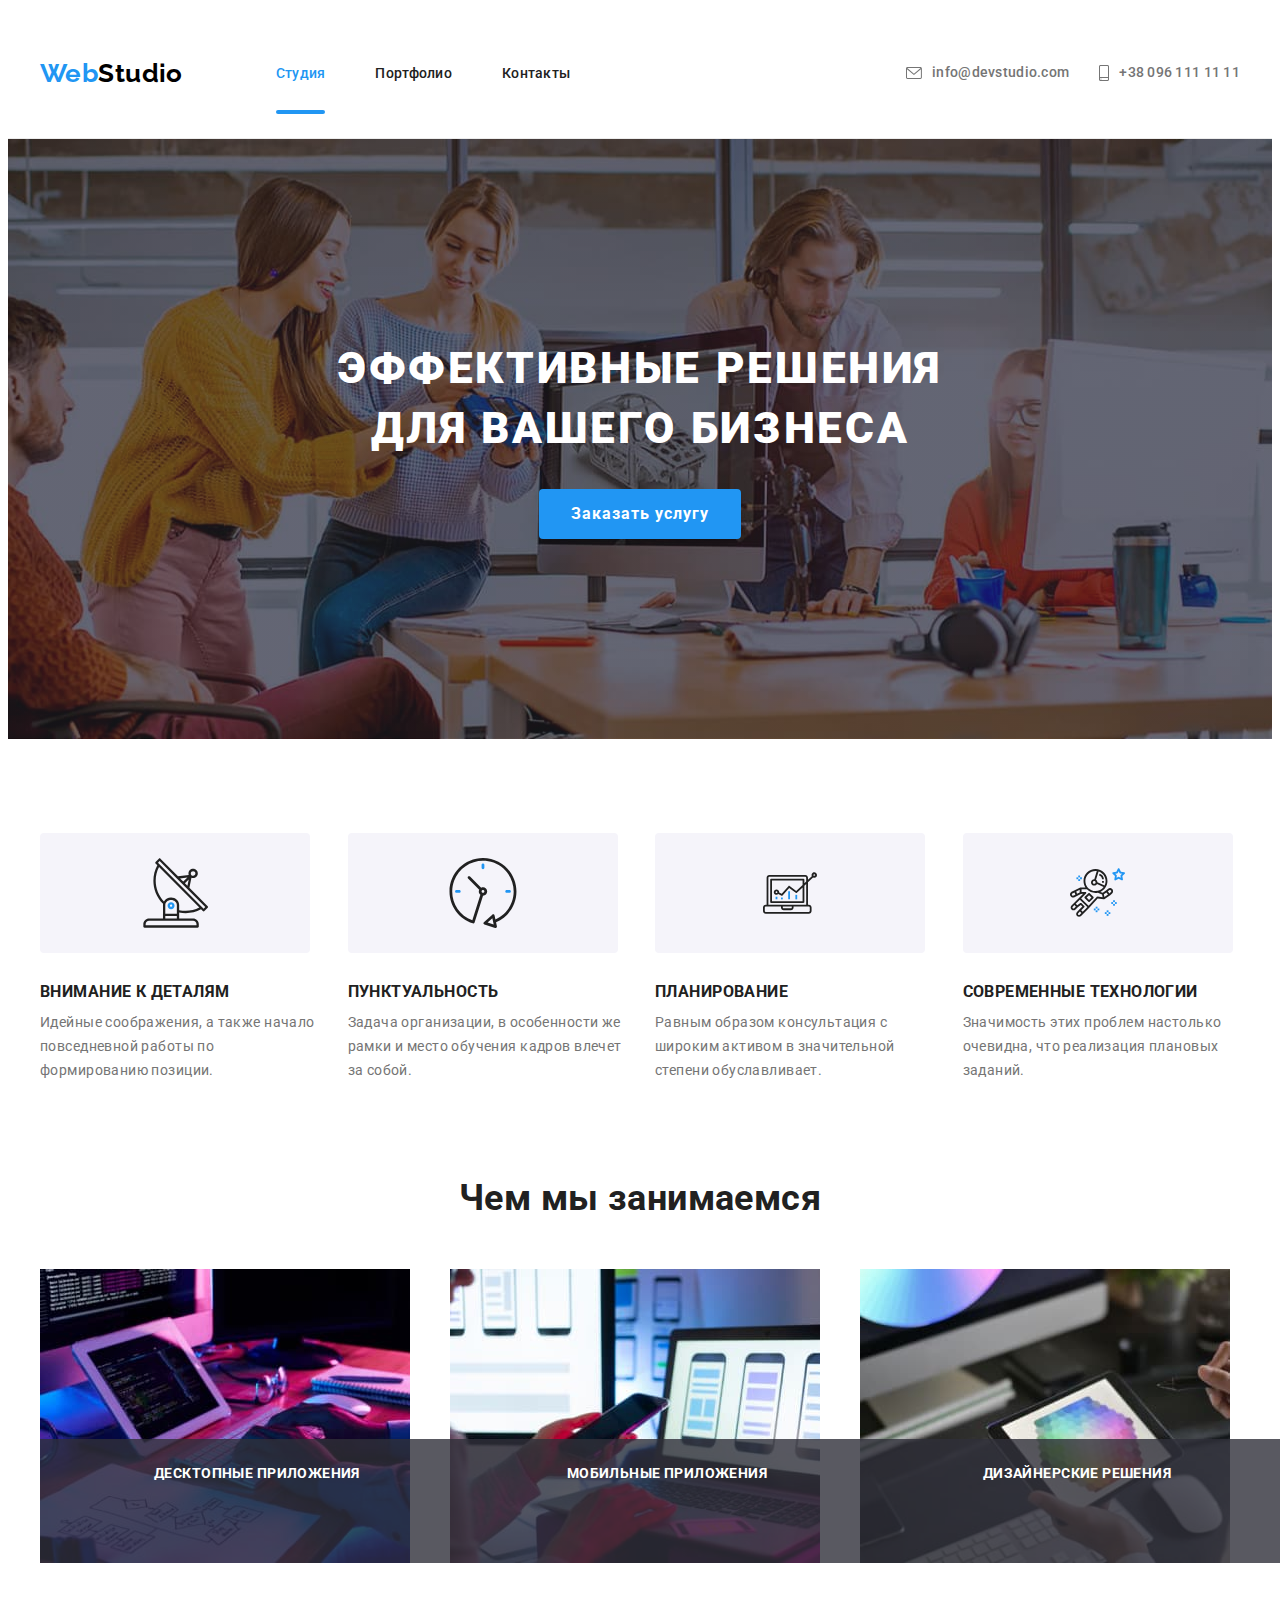
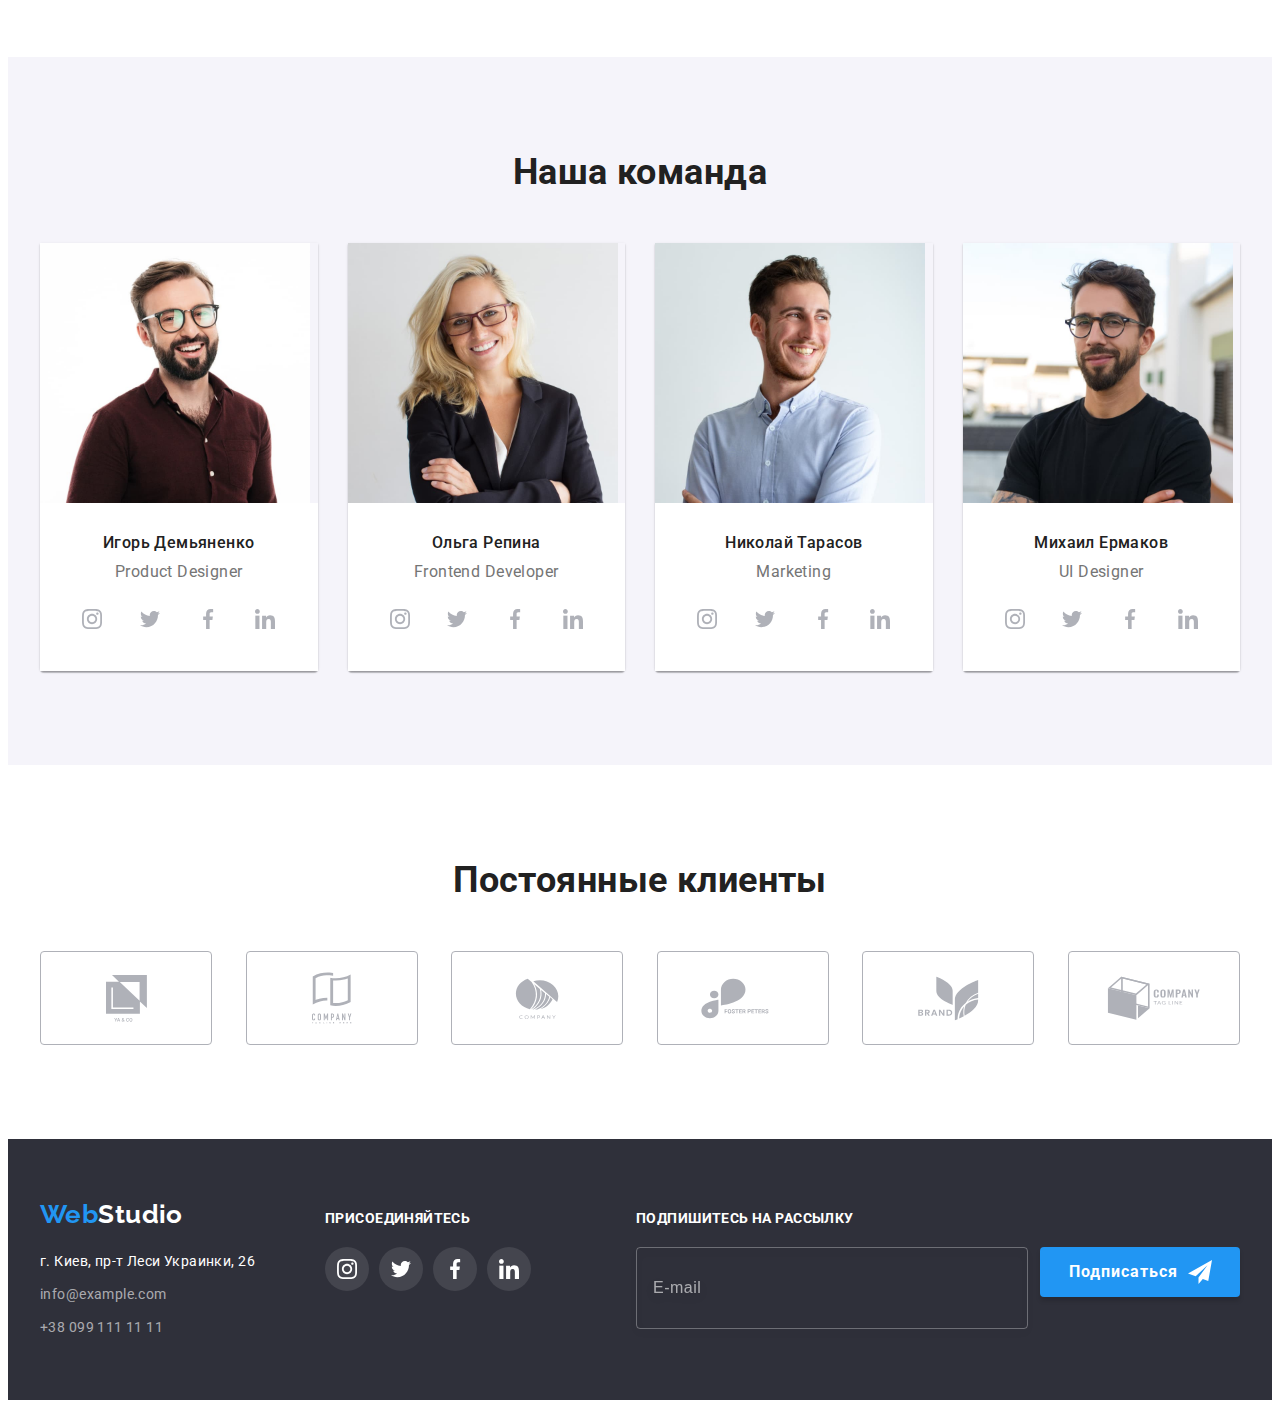
<file: index.html>
<!DOCTYPE html>
<html lang="ru">

<head>
    <meta charset="UTF-8">
    <meta http-equiv="X-UA-Compatible" content="IE=edge">
    <meta name="viewport" content="width=device-width, initial-scale=1.0">
    <title>Студия</title>
    <link rel="preconnect" href="https://fonts.gstatic.com">
    <link
        href="https://fonts.googleapis.com/css2?family=Raleway:wght@700&family=Roboto:wght@400;500;700;900&display=swap"
        rel="stylesheet">
    <link rel="stylesheet" href="https://cdnjs.cloudflare.com/ajax/libs/modern-normalize/1.1.0/modern-normalize.min.css"
        integrity="sha512-wpPYUAdjBVSE4KJnH1VR1HeZfpl1ub8YT/NKx4PuQ5NmX2tKuGu6U/JRp5y+Y8XG2tV+wKQpNHVUX03MfMFn9Q=="
        crossorigin="anonymous" referrerpolicy="no-referrer" />
    
    <link rel="stylesheet" href="./css/main.min.css">
</head>

<body>
    <!-- Шапка -->
    <header class="header">
        <div class="container header-container">
            <nav class="navigation">
                <a href="./" lang="en" class="logo link"> <span class="logo_part">Web</span>Studio</a>
                <ul class="site-nav list">
                    <li class="site-nav__item">
                        <a href="" class="site-nav__link link current">Студия</a>
                    </li>
                    <li class="site-nav__item">
                        <a href="./portfolio.html" class="site-nav__link link">Портфолио</a>
                    </li>
                    <li class="site-nav__item">
                        <a href="" class="site-nav__link link">Контакты</a>
                    </li>
                </ul>
            </nav>
            <ul class="mail-tel list">
                <li class="mail-tel__item">
                    <a href="mailto:info@devstudio.com" class="mail-tel__link link">
                        <svg class="icon mail-tel__icon-mail" width="16" height="12">
                            <use href="./images/icons.svg#icon-envelope"></use>
                        </svg>
                        info@devstudio.com
                    </a>
                </li>
                <li class="mail-tel__item">
                    <a href="tel:+380961111111" class="mail-tel__link link">
                        <svg class="icon mail-tel__icon-tel" width="10" height="16">
                            <use href="./images/icons.svg#icon-smartphone"></use>
                        </svg>
                        +38 096 111 11 11
                    </a>
                </li>
            </ul>
        </div>



    </header>

    <main>
        <!-- Герой -->
        <section class="section hero">
            <div class="container">
                <h1 class="main-title"> Эффективные решения для вашего бизнеса</h1>
                <button type="button" data-modal-open class="main-button">Заказать услугу</button>
            </div>

        </section>
        <!-- Преимущества -->
        <section class="section section-advantages">
            <div class="container">
                <h2 class="visually-hidden">Преимущества</h2>

                <ul class="advantages">
                    <li class="advantages__item list">
                        <div class="advantages__icon">
                            <svg class="" width="65" height="70">
                                <use href="./images/icons.svg#icon-group-1"></use>
                            </svg>
                        </div>

                        <h3 class="advantages__title">Внимание к деталям</h3>
                        <p class="advantages__text">Идейные соображения, а также начало повседневной работы по
                            формированию
                            позиции.</p>
                    </li>
                    <li class="list advantages__item">
                        <div class="advantages__icon">
                            <svg class="" width="70" height="70">
                                <use href="./images/icons.svg#icon-group-2"></use>
                            </svg>
                        </div>

                        <h3 class="advantages__title">Пунктуальность</h3>
                        <p class="advantages__text">Задача организации, в особенности же рамки и место обучения кадров
                            влечет
                            за собой.</p>
                    </li>
                    <li class="list advantages__item">
                        <div class="advantages__icon">
                            <svg class="" width="70" height="54">
                                <use href="./images/icons.svg#icon-group-3"></use>
                            </svg>
                        </div>

                        <h3 class="advantages__title">Планирование</h3>
                        <p class="advantages__text">Равным образом консультация с широким активом в значительной степени
                            обуславливает.</p>
                    </li>
                    <li class="list advantages__item">
                        <div class="advantages__icon">
                            <svg class="" width="55" height="61">
                                <use href="./images/icons.svg#icon-group-4"></use>
                            </svg>
                        </div>

                        <h3 class="advantages__title">Современные технологии</h3>
                        <p class="advantages__text">Значимость этих проблем настолько очевидна, что реализация плановых
                            заданий.</p>
                    </li>
                </ul>
            </div>

        </section>
        <!-- Чем занимается студия -->
        <section class="section section-what-we-do">
            <div class="container">
                <h2 class="section-title">Чем мы занимаемся</h2>
                <ul class="what-we-do-list">
                    <li class="list what-we-do-list__item">
                        <img src="./images/what_we_do/box1.jpg" alt="Руки на клавиатуре" width="370" height="294">
                        <p class="what-we-do-list__description">Десктопные приложения</p>
                    </li>
                    <li class="list what-we-do-list__item">
                        <img src="./images/what_we_do/box2.jpg" alt="Ноутбук и телефон" width="370" height="294">
                        <p class="what-we-do-list__description">Мобильные приложения</p>
                    </li>
                    <li class="list what-we-do-list__item">
                        <img src="./images/what_we_do/box3.jpg" alt="Планшет с узором" width="370" height="294">
                        <p class="what-we-do-list__description">Дизайнерские решения</p>
                    </li>
                </ul>
            </div>

        </section>

        <!-- Команда студии -->

        <section class="section our-team">
            <div class="container">
                <h2 class="section-title">Наша команда</h2>
                <ul class="team-list">
                    <li class="list team-list__item">
                        <img src="./images/our_team/img1.jpg" alt="Игорь Демьяненко" width="270" height="260">
                        <div class="team-img-description">
                            <h3 class="team-img-description__team-title">Игорь Демьяненко</h3>
                            <p lang="en" class="team-img-description__team-position">Product Designer</p>
                            <ul class="list team-social-icon-list">
                                <li class="team-social-item">
                                    <a href="" class="team-social-link">
                                        <svg class="team-social-icon" width="20" height="20">
                                            <use href="./images/icons.svg#icon-instagram"></use>
                                        </svg>
                                    </a>
                                </li>
                                <li class="team-social-item">
                                    <a href="" class="team-social-link">
                                        <svg class="team-social-icon" width="20" height="20">
                                            <use href="./images/icons.svg#icon-twitter"></use>
                                        </svg>
                                    </a>
                                </li>
                                <li class="team-social-item">
                                    <a href="" class="team-social-link">
                                        <svg class="team-social-icon" width="20" height="20">
                                            <use href="./images/icons.svg#icon-facebook"></use>
                                        </svg>
                                    </a>
                                </li>
                                <li class="team-social-item">
                                    <a href="" class="team-social-link">
                                        <svg class="team-social-icon" width="20" height="20">
                                            <use href="./images/icons.svg#icon-linkedin"></use>
                                        </svg>
                                    </a>
                                </li>
                            </ul>
                        </div>

                    </li>

                    <li class="list team-list__item">
                        <img src="./images/our_team/img2.jpg" alt="Ольга Репина" width="270" height="260">
                        <div class="team-img-description">
                            <h3 class="team-img-description__team-title">Ольга Репина</h3>
                            <p lang="en" class="team-img-description__team-position">Frontend Developer</p>
                            <ul class="list team-social-icon-list">
                                <li class="team-social-item">
                                    <a href="" class="team-social-link">
                                        <svg class="team-social-icon" width="20" height="20">
                                            <use href="./images/icons.svg#icon-instagram"></use>
                                        </svg>
                                    </a>
                                </li>
                                <li class="team-social-item">
                                    <a href="" class="team-social-link">
                                        <svg class="team-social-icon" width="20" height="20">
                                            <use href="./images/icons.svg#icon-twitter"></use>
                                        </svg>
                                    </a>
                                </li>
                                <li class="team-social-item">
                                    <a href="" class="team-social-link">
                                        <svg class="team-social-icon" width="20" height="20">
                                            <use href="./images/icons.svg#icon-facebook"></use>
                                        </svg>
                                    </a>
                                </li>
                                <li class="team-social-item">
                                    <a href="" class="team-social-link">
                                        <svg class="team-social-icon" width="20" height="20">
                                            <use href="./images/icons.svg#icon-linkedin"></use>
                                        </svg>
                                    </a>
                                </li>
                            </ul>

                        </div>

                    </li>
                    <li class="list team-list__item">
                        <img src="./images/our_team/img3.jpg" alt="Николай Тарасов" width="270" height="260">
                        <div class="team-img-description">
                            <h3 class="team-img-description__team-title">Николай Тарасов</h3>
                            <p lang="en" class="team-img-description__team-position">Marketing</p>
                            <ul class="list team-social-icon-list">
                                <li class="team-social-item">
                                    <a href="" class="team-social-link">
                                        <svg class="team-social-icon" width="20" height="20">
                                            <use href="./images/icons.svg#icon-instagram"></use>
                                        </svg>
                                    </a>
                                </li>
                                <li class="team-social-item">
                                    <a href="" class="team-social-link">
                                        <svg class="team-social-icon" width="20" height="20">
                                            <use href="./images/icons.svg#icon-twitter"></use>
                                        </svg>
                                    </a>
                                </li>
                                <li class="team-social-item">
                                    <a href="" class="team-social-link">
                                        <svg class="team-social-icon" width="20" height="20">
                                            <use href="./images/icons.svg#icon-facebook"></use>
                                        </svg>
                                    </a>
                                </li>
                                <li class="team-social-item">
                                    <a href="" class="team-social-link">
                                        <svg class="team-social-icon" width="20" height="20">
                                            <use href="./images/icons.svg#icon-linkedin"></use>
                                        </svg>
                                    </a>
                                </li>
                            </ul>

                        </div>

                    </li>
                    <li class="list team-list__item">
                        <img src="./images/our_team/img4.jpg" alt="Михаил Ермаков" width="270" height="260">
                        <div class="team-img-description">
                            <h3 class="team-img-description__team-title">Михаил Ермаков</h3>
                            <p lang="en" class="team-img-description__team-position">UI Designer</p>
                            <ul class="list team-social-icon-list">
                                <li class="team-social-item">
                                    <a href="" class="team-social-link">
                                        <svg class="team-social-icon" width="20" height="20">
                                            <use href="./images/icons.svg#icon-instagram"></use>
                                        </svg>
                                    </a>
                                </li>
                                <li class="team-social-item">
                                    <a href="" class="team-social-link">
                                        <svg class="team-social-icon" width="20" height="20">
                                            <use href="./images/icons.svg#icon-twitter"></use>
                                        </svg>
                                    </a>
                                </li>
                                <li class="team-social-item">
                                    <a href="" class="team-social-link">
                                        <svg class="team-social-icon" width="20" height="20">
                                            <use href="./images/icons.svg#icon-facebook"></use>
                                        </svg>
                                    </a>
                                </li>
                                <li class="team-social-item">
                                    <a href="" class="team-social-link">
                                        <svg class="team-social-icon" width="20" height="20">
                                            <use href="./images/icons.svg#icon-linkedin"></use>
                                        </svg>
                                    </a>
                                </li>
                            </ul>

                        </div>

                    </li>
                </ul>
            </div>

        </section>
        <!-- Постоянные клиенты -->
        <section class="section">
            <div class="container">
                <h2 class="section-title">Постоянные клиенты</h2>
                <ul class="list clients-list">
                    <li class="clients-list__item">
                        <a href="" class="clients-list__link">
                            <svg class="clients-list__icon" width="41" height="47">
                                <use href="./images/icons.svg#icon-object-1"></use>
                            </svg>
                        </a>
                    </li>
                    <li class="clients-list__item">
                        <a href="" class="clients-list__link">
                            <svg class="clients-list__icon" width="40" height="52">
                                <use href="./images/icons.svg#icon-object-2"></use>
                            </svg>
                        </a>
                    </li>
                    <li class="clients-list__item">
                        <a href="" class="clients-list__link">
                            <svg class="clients-list__icon" width="44" height="41">
                                <use href="./images/icons.svg#icon-object-3"></use>
                            </svg>
                        </a>
                    </li>
                    <li class="clients-list__item">
                        <a href="" class="clients-list__link">
                            <svg class="clients-list__icon" width="84" height="41">
                                <use href="./images/icons.svg#icon-object-4"></use>
                            </svg>
                        </a>
                    </li>
                    <li class="clients-list__item">
                        <a href="" class="clients-list__link">
                            <svg class="clients-list__icon" width="63" height="45">
                                <use href="./images/icons.svg#icon-object-5"></use>
                            </svg>
                        </a>
                    </li>
                    <li class="clients-list__item">
                        <a href="" class="clients-list__link">
                            <svg class="clients-list__icon" width="94" height="44">
                                <use href="./images/icons.svg#icon-object-6"></use>
                            </svg>
                        </a>
                    </li>
                </ul>
            </div>

        </section>
    </main>

    <!-- Подвал -->

    <footer class=" footer">
        <div class="container footer-container">
            <div class="logo-address">
                <a href="./" lang="en" class="link logo logo_footer"><span class="logo_part">Web</span><span
                        class="logo logo_white">Studio</span></a>
                <address class="footer-list">
                    <ul class="address list">
                        <li class="address__item">
                            <a href="" target="_blank" rel="noopener noreferrer" class="address__link link">г. Киев, пр-т
                                Леси Украинки, 26</a>
                        </li>
                        <li class="address__item">
                            <a href="mailto:info@example.com" class="address__mail-tel link">info@example.com</a>
                        </li>
                        <li class="address__item">
                            <a href="tel:+380991111111" class="address__mail-tel link">+38 099 111 11 11</a>
                        </li>
                    </ul>

                </address>
            </div>
            <div class="footer-social">
                <p class="footer-title">присоединяйтесь</p>
                <ul class="list footer-social-list">
                    <li class="footer-social-list__item">
                        <a href="" class="footer-social-list__link">
                            <svg class="footer-social-icon" width="20" height="20">
                                <use href="./images/icons.svg#icon-instagram"></use>
                            </svg>
                        </a>
                    </li>
                    <li class="footer-social-list__item">
                        <a href="" class="footer-social-list__link">
                            <svg class="footer-social-icon" width="20" height="20">
                                <use href="./images/icons.svg#icon-twitter"></use>
                            </svg>
                        </a>
                    </li>
                    <li class="footer-social-list__item">
                        <a href="" class="footer-social-list__link">
                            <svg class="footer-social-icon" width="20" height="20">
                                <use href="./images/icons.svg#icon-facebook"></use>
                            </svg>
                        </a>
                    </li>
                    <li class="footer-social-list__item">
                        <a href="" class="footer-social-list__link">
                            <svg class="footer-social-icon" width="20" height="20">
                                <use href="./images/icons.svg#icon-linkedin"></use>
                            </svg>
                        </a>
                    </li>
                </ul>
            </div>

            <div class="footer-mailing">
                <p class="footer-title">Подпишитесь на рассылку</p>
                <form action="#" class="footer-form">
                    <label class="footer-form__field">
                        <input type="email" class="footer-form__input" name="user-mail" placeholder="E-mail">
                    </label>
                    <button type="submit" class="footer-form__btn">Подписаться
                        <svg class="footer-btn-icon" width="24" height="24">
                            <use href="./images/icons.svg#icon-send"></use>
                        </svg>
                    </button>
                    
                </form>
            </div>
        </div>

    </footer>
    <div class="backdrop is-hidden" data-modal>
        <div class="modal">
            <button type="button" data-modal-close class="close-button">
                <svg class="" width="18" height="18">
                    <use href="./images/icons.svg#icon-close-btn"></use>
                </svg>
            </button>
            <form action="#" class="modal-form">
                <p class="modal-form-head">Оставьте свои данные, мы вам перезвоним</p>
                <label class="modal-form-field">
                    Имя
                    <span class="modal-form-input-wrapper">
                        <input type="text" class="modal-form-input" name="user-name" required minlength="2" pattern="[a-zA-Zа-яёА-Ё+]" title="Имя должно содержать символы кирилицы или латиницы">
                        <svg class="modal-form-icon" width="18" height="18">
                            <use href="./images/icons.svg#icon-person"></use>
                        </svg>
                    </span>

                </label>
                <label class="modal-form-field">
                    Телефон
                    <span class="modal-form-input-wrapper">
                        <input type="tel" class="modal-form-input" name="user-tel" required title="093-111-11-11" pattern="[0-9]{3}-[0-9]{3}-[0-9]{2}-[0-9]{2}">
                        <svg class="modal-form-icon" width="18" height="18">
                            <use href="./images/icons.svg#icon-phone"></use>
                        </svg>
                    </span>

                </label>
                <label class="modal-form-field">
                    Почта
                    <span class="modal-form-input-wrapper">
                        <input type="email" class="modal-form-input" name="user-mail" required title="name@gmail.com">
                        <svg class="modal-form-icon" width="18" height="18">
                            <use href="./images/icons.svg#icon-email"></use>
                        </svg>
                    </span>

                </label>
                <label class="modal-form-field">
                    Комментарий
                    <textarea name="user-message" class="user-message-area" placeholder="Введите текст"></textarea>
                </label>
                <input type="checkbox" class="modal-form-checkbox visually-hidden" id="accept-policy">
                <label for="accept-policy" class="modal-form-checkbox-label">
                    Соглашаюсь с рассылкой и принимаю&nbsp; <a href="" class="checkbox-link">Условия договора</a>
                </label>
                <button type="submit" class="modal-form-btn">Отправить</button>

            </form>
        </div>
    </div>
    <script src="./js/modal.js"></script>
</body>

</html>
</file>
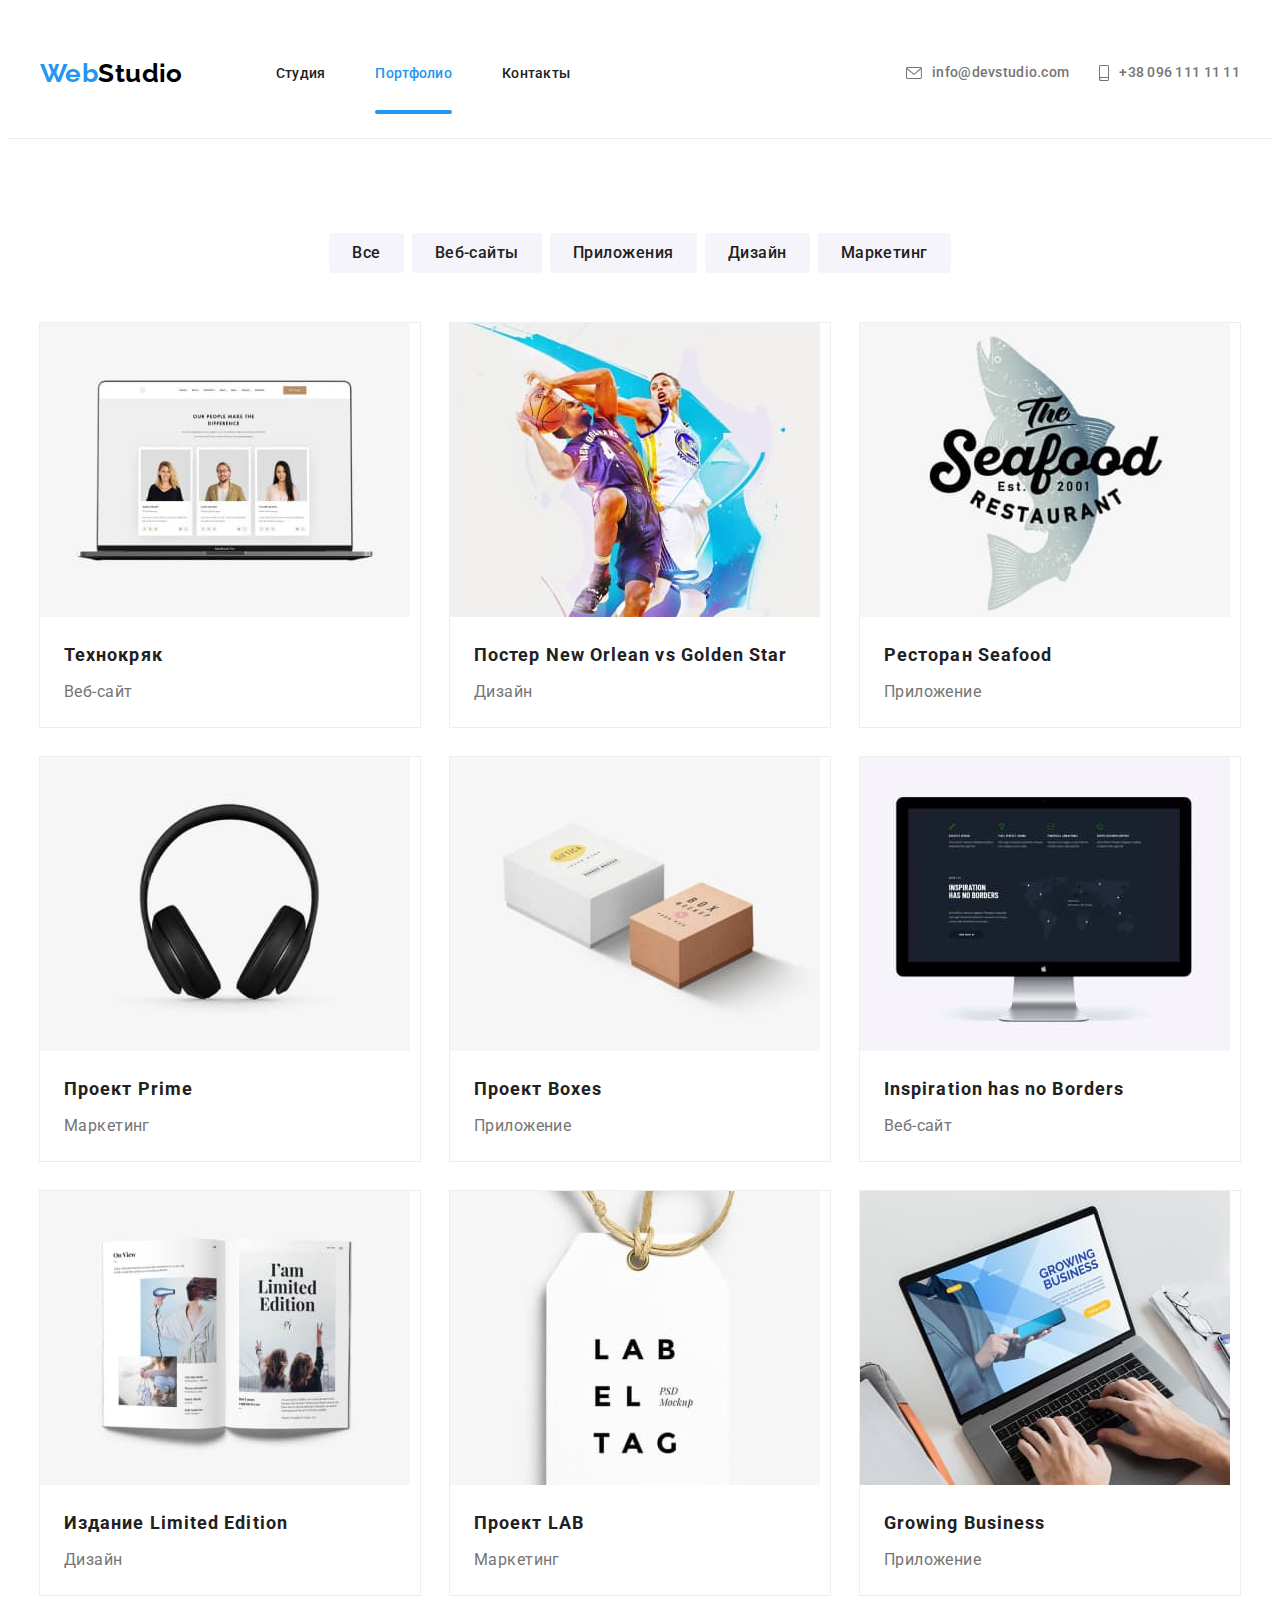
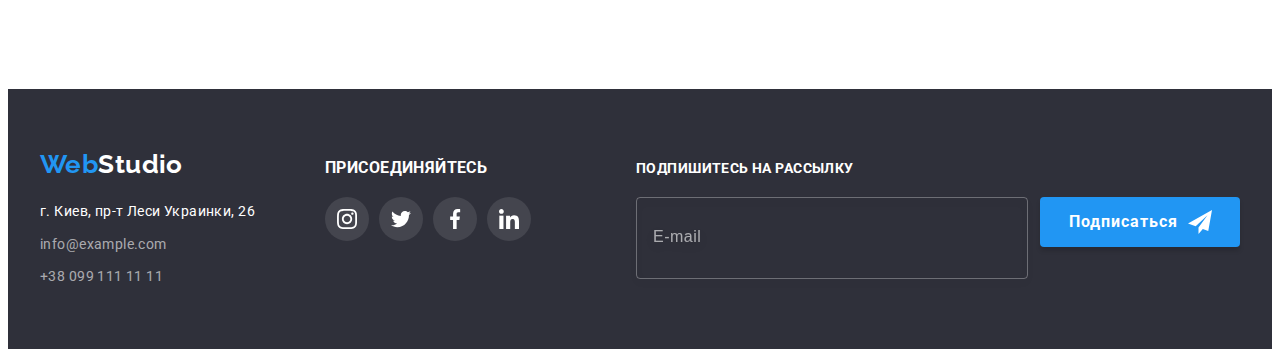
<file: portfolio.html>
<!DOCTYPE html>
<html lang="ru">

<head>
    <meta charset="UTF-8">
    <meta http-equiv="X-UA-Compatible" content="IE=edge">
    <meta name="viewport" content="width=device-width, initial-scale=1.0">
    <title>Портфолио</title>
    <link rel="preconnect" href="https://fonts.gstatic.com">
    <link
        href="https://fonts.googleapis.com/css2?family=Raleway:wght@700&family=Roboto:wght@400;500;700;900&display=swap"
        rel="stylesheet">
    <link rel="stylesheet" href="https://cdnjs.cloudflare.com/ajax/libs/modern-normalize/1.1.0/modern-normalize.min.css"
        integrity="sha512-wpPYUAdjBVSE4KJnH1VR1HeZfpl1ub8YT/NKx4PuQ5NmX2tKuGu6U/JRp5y+Y8XG2tV+wKQpNHVUX03MfMFn9Q=="
        crossorigin="anonymous" referrerpolicy="no-referrer" />
    <link rel="stylesheet" href="./css/main.min.css">
</head>

<body>
    <!-- Шапка -->
    <header class="header">
        <div class="container header-container">
            <nav class="navigation">
                <a href="./" lang="en" class="logo link"><span class="logo_part">Web</span>Studio</a>
                <ul class="site-nav list">
                    <li class="site-nav__item">
                        <a href="./index.html" class="site-nav__link link">Студия</a>
                    </li>
                    <li class="site-nav__item">
                        <a href="" class="site-nav__link link current">Портфолио</a>
                    </li>
                    <li class="site-nav__item">
                        <a href="" class="site-nav__link link">Контакты</a>
                    </li>
                </ul>
            </nav>
            <ul class="mail-tel list">
                <li class="mail-tel__item">
                    <a href="mailto:info@devstudio.com" class="mail-tel__link link">
                        <svg class="mail-tel__icon-mail" width="16" height="12">
                            <use href="./images/icons.svg#icon-envelope"></use>
                        </svg>
                        info@devstudio.com
                    </a>
                </li>
                <li class="mail-tel__item">
                    <a href="tel:+380961111111" class="mail-tel__link link">
                        <svg class="mail-tel__icon-tel" width="10" height="16">
                            <use href="./images/icons.svg#icon-smartphone"></use>
                        </svg>
                        +38 096 111 11 11
                    </a>
                </li>
            </ul>
        </div>

    </header>

    <main>
        <!-- Примеры работ студии -->
        <section class="section">
            <div class="container">
                <h2 class="visually-hidden">Примеры работ</h2>
                <ul class="list portfolio-btn-list">
                    <li class="portf-btn-list__item">
                        <button type="button" class="portfolio-button">Все</button></li>
                    <li class="portf-btn-list__item">
                        <button type="button" class="portfolio-button">Веб-сайты</button></li>
                    <li class="portf-btn-list__item">
                        <button type="button" class="portfolio-button">Приложения</button></li>
                    <li class="portf-btn-list__item">
                        <button type="button" class="portfolio-button">Дизайн</button></li>
                    <li class="portf-btn-list__item">
                        <button type="button" class="portfolio-button">Маркетинг</button></li>
                </ul>
                <ul class="list portf-img-list">
                    <li class="portf-img-list__item">
                        <a href="" class="link portf-img-list__link">
                            <div class="overlay-box">
                                <img src="./images/portfolio/img1.jpg" alt="Ноутбук и три анкеты" width="370" height="294" class="portf-img">
                                <p class="overlay-box__overlay">
                                    Технокряк это современная площадка распространения коронавируса. Компании используют эту платформу для цифрового
                                    шпионажа и атак на защищённые сервера конкурентов.
                                </p>
                            </div>
                            
                                <div class="portf-img-list__description">
                                    <h3 class="portfolio-img-list__title">Технокряк</h3>
                                    <p class="portfolio-img-list__text">Веб-сайт</p>
                                </div>
                        </a>

                    </li>
                    <li class="portf-img-list__item">
                        <a href="" class="link portf-img-list__link">
                            <div class="overlay-box">
                            <img src="./images/portfolio/img2.jpg" alt="Баскетбол" width="370"
                                height="294" class="portf-img">
                                <p class="overlay-box__overlay">
                                    Технокряк это современная площадка распространения коронавируса. Компании используют эту платформу для цифрового
                                    шпионажа и атак на защищённые сервера конкурентов.
                                </p>
                            </div>
                                <div class="portf-img-list__description">
                                    <h3 class="portfolio-img-list__title">Постер New Orlean vs Golden Star</h3>
                                    <p class="portfolio-img-list__text">Дизайн</p>
                                </div>
                            
                        </a>

                    </li>
                    <li class="portf-img-list__item">
                        <a href="" class="link portf-img-list__link">
                            <div class="overlay-box">
                                <img src="./images/portfolio/img3.jpg" alt="Ресторан морепродуктов" width="370" height="294" class="portf-img">
                                <p class="overlay-box__overlay">
                                    Технокряк это современная площадка распространения коронавируса. Компании используют эту платформу для цифрового
                                    шпионажа и атак на защищённые сервера конкурентов.
                                </p>
                            </div>
                            
                                <div class="portf-img-list__description">
                                    <h3 class="portfolio-img-list__title">Ресторан Seafood</h3>
                                    <p class="portfolio-img-list__text">Приложение</p>
                                </div>
                            
                        </a>

                    </li>
                    <li class="portf-img-list__item">
                        <a href="" class="link portf-img-list__link">
                            <div class="overlay-box">
                                <img src="./images/portfolio/img4.jpg" alt="Наушники" width="370" height="294" class="portf-img">
                                <p class="overlay-box__overlay">
                                    Технокряк это современная площадка распространения коронавируса. Компании используют эту платформу для цифрового
                                    шпионажа и атак на защищённые сервера конкурентов.
                                </p>
                            </div>
                            
                                <div class="portf-img-list__description">
                                    <h3 class="portfolio-img-list__title">Проект Prime</h3>
                                    <p class="portfolio-img-list__text">Маркетинг</p>
                                </div>
                            
                        </a>

                    </li>
                    <li class="portf-img-list__item">
                        <a href="" class="link portf-img-list__link">
                            <div class="overlay-box">
                                <img src="./images/portfolio/img5.jpg" alt="Две коробки" width="370" height="294" class="portf-img">
                                <p class="overlay-box__overlay">
                                    Технокряк это современная площадка распространения коронавируса. Компании используют эту платформу для цифрового
                                    шпионажа и атак на защищённые сервера конкурентов.
                                </p>
                            </div>
                            
                                <div class="portf-img-list__description">
                                    <h3 class="portfolio-img-list__title">Проект Boxes</h3>
                                    <p class="portfolio-img-list__text">Приложение</p>
                                </div>
                            
                        </a>
                    </li>
                    <li class="portf-img-list__item">
                        <a href="" class="link portf-img-list__link">
                            <div class="overlay-box">
                                <img src="./images/portfolio/img6.jpg" alt="Монитор" width="370" height="294" class="portf-img">
                                <p class="overlay-box__overlay">
                                    Технокряк это современная площадка распространения коронавируса. Компании используют эту платформу для цифрового
                                    шпионажа и атак на защищённые сервера конкурентов.
                                </p>
                            </div>
                            
                                <div class="portf-img-list__description">
                                    <h3 lang="en" class="portfolio-img-list__title">Inspiration has no Borders</h3>
                                    <p class="portfolio-img-list__text">Веб-сайт</p>
                                </div>
                            
                        </a>

                    </li>
                    <li class="portf-img-list__item">
                        <a href="" class="link portf-img-list__link">
                            <div class="overlay-box">
                                <img src="./images/portfolio/img7.jpg" alt="Открытая книга" width="370" height="294" class="portf-img">
                                <p class="overlay-box__overlay">
                                    Технокряк это современная площадка распространения коронавируса. Компании используют эту платформу для цифрового
                                    шпионажа и атак на защищённые сервера конкурентов.
                                </p>
                            </div>
                            
                                <div class="portf-img-list__description">
                                    <h3 class="portfolio-img-list__title">Издание Limited Edition</h3>
                                    <p class="portfolio-img-list__text">Дизайн</p>
                                </div>
                            
                        </a>

                    </li>
                    <li class="portf-img-list__item">
                        <a href="" class="link portf-img-list__link">
                            <div class="overlay-box">
                                <img src="./images/portfolio/img8.jpg" alt="Карточка брелок" width="370" height="294" class="portf-img">
                                <p class="overlay-box__overlay">
                                    Технокряк это современная площадка распространения коронавируса. Компании используют эту платформу для цифрового
                                    шпионажа и атак на защищённые сервера конкурентов.
                                </p>
                            </div>
                            
                                <div class="portf-img-list__description">
                                    <h3 class="portfolio-img-list__title">Проект LAB</h3>
                                    <p class="portfolio-img-list__text">Маркетинг</p>
                                </div>
                            
                        </a>

                    </li>
                    <li class="portf-img-list__item">
                        <a href="" class="link portf-img-list__link">
                            <div class="overlay-box">
                                <img src="./images/portfolio/img9.jpg" alt="Работа за ноутбуком" width="370" height="294" class="portf-img">
                                <p class="overlay-box__overlay">
                                    Технокряк это современная площадка распространения коронавируса. Компании используют эту платформу для цифрового
                                    шпионажа и атак на защищённые сервера конкурентов.
                                </p>
                            </div>
                            
                                <div class="portf-img-list__description">
                                    <h3 lang="en" class="portfolio-img-list__title">Growing Business</h3>
                                    <p class="portfolio-img-list__text">Приложение</p>
                                </div>
                            
                        </a>

                    </li>
                </ul>
            </div>

        </section>
    </main>
    <!-- Подвал -->
    <footer class="footer">
        <div class="container footer-container">
            <div class="logo-address">
            <a href="./" lang="en" class="logo logo_footer link"><span class="logo_part">Web</span><span
                    class="logo logo_white">Studio</span></a>
            <address>
                <ul class="address list">
                    <li class="address__item">
                        <a href="" target="_blank" rel="noopener noreferrer" class="address__link link">г. Киев, пр-т
                            Леси Украинки,
                            26</a>
                    </li>
                    <li class="address__item">
                        <a href="mailto:info@example.com" class="address__mail-tel link">info@example.com</a>
                    </li>
                    <li class="address__item">
                        <a href="tel:+380991111111" class="address__mail-tel link">+38 099 111 11 11</a>
                    </li>
                </ul>
            </address>
            </div>
            <div class="footer-social">
                <h3 class="footer-title">присоединяйтесь</h3>
                <ul class="list footer-social-list">
                    <li class="footer-social-list__item">
                        <a href="" class="footer-social-list__link">
                            <svg class="footer-social-icon" width="20" height="20">
                                <use href="./images/icons.svg#icon-instagram"></use>
                            </svg>
                        </a>
                    </li>
                    <li class="footer-social-list__item">
                        <a href="" class="footer-social-list__link">
                            <svg class="footer-social-icon" width="20" height="20">
                                <use href="./images/icons.svg#icon-twitter"></use>
                            </svg>
                        </a>
                    </li>
                    <li class="footer-social-list__item">
                        <a href="" class="footer-social-list__link">
                            <svg class="footer-social-icon" width="20" height="20">
                                <use href="./images/icons.svg#icon-facebook"></use>
                            </svg>
                        </a>
                    </li>
                    <li class="footer-social-list__item">
                        <a href="" class="footer-social-list__link">
                            <svg class="footer-social-icon" width="20" height="20">
                                <use href="./images/icons.svg#icon-linkedin"></use>
                            </svg>
                        </a>
                    </li>
                </ul>
            </div>
            <div class="footer-mailing">
                <p class="footer-title">Подпишитесь на рассылку</p>
                <form action="#" class="footer-form">
                    <label class="footer-form__field">
                        <input type="email" class="footer-form__input" name="user-mail" placeholder="E-mail">
                    </label>
                    <button type="submit" class="footer-form__btn">Подписаться
                        <svg class="footer-btn-icon" width="24" height="24">
                            <use href="./images/icons.svg#icon-send"></use>
                        </svg>
                    </button>
            
                </form>
            </div>
        </div>

    </footer>
</body>

</html>
</file>
<file: css/main.min.css>
:root{--main-font:'Roboto', sans-serif;--secondary-font:'Raleway', sans-serif;--main-color: #212121;--secondary-color: #757575;--accent-color: #2196F3;--main-font-size: 14px;--background-color: #2F303A;--main-light-color: #ffffff;--logo-black-color: #000000;--light-background-buttons-color: #F5F4FA;--footer-mail-color: rgba(255, 255, 255, 0.6);--border-color: #ECECEC;--background-color-under-img: #C4C4C4;--clients-color: #AFB1B8;--background-above-img: rgba(47, 48, 58, 0.8);--overlay-background: rgba(33, 150, 243, 0.9);--timing-function: cubic-bezier(0.4, 0, 0.2, 1)}.visually-hidden{position:absolute;clip:rect(0 0 0 0);width:1px;height:1px;margin:-1px}h1,h2,h3,h4,h5,h6,p{margin-top:0;margin-bottom:0}ul,ol{margin-top:0;margin-bottom:0;padding-left:0}img{display:block;max-width:100%;height:auto}.list{list-style:none}.link{text-decoration:none}body{font-family:var(--main-font);color:var(--main-color);font-size:var(--main-font-size);font-weight:400;line-height:1.19;letter-spacing:0.03em}.section{padding-top:94px;padding-bottom:94px}.container{width:1200px;margin:0 auto;padding-left:15px;padding-right:15px}.section-title{font-weight:700;font-size:36px;line-height:1.17;text-align:center;margin-bottom:50px}.logo{display:inline-block;font-family:var(--secondary-font);font-weight:700;font-size:26px;margin-right:93px;color:var(--logo-black-color);transition:color 250ms cubic-bezier(0.4, 0, 0.2, 1)}.logo:hover,.logo:focus{color:var(--accent-color)}.logo_part{color:var(--accent-color)}.logo_white{color:var(--main-light-color);margin-right:0}.logo_footer{margin-bottom:20px;margin-right:auto}.backdrop{position:fixed;top:0;left:0;width:100%;height:100%;background-color:rgba(0,0,0,0.2);opacity:1;transition:opacity 250ms var(--timing-function),visibility 250ms var(--timing-function)}.backdrop.is-hidden{opacity:0;visibility:hidden;pointer-events:none}.modal{position:absolute;top:50%;left:50%;width:528px;height:581px;border-radius:4px;box-shadow:0px 1px 3px rgba(0,0,0,0.12),0px 1px 1px rgba(0,0,0,0.14),0px 2px 1px rgba(0,0,0,0.2);background-color:var(--main-light-color);padding:40px;opacity:1;transform:translate(-50%, -50%) scale(1);transition:transform 250ms var(--timing-function),opacity 250ms var(--timing-function)}.backdrop.is-hidden .modal{transform:translate(-50%, -50%) scale(0.5);opacity:0}.close-button{position:absolute;top:8px;right:8px;display:flex;justify-content:center;align-items:center;padding:0;width:30px;height:30px;border-radius:50%;background:var(--main-light-color);border:1px solid rgba(0,0,0,0.1);cursor:pointer;transition:fill 250ms var(--timing-function)}.close-button:hover,.close-button:focus{fill:var(--accent-color)}.modal-form{display:flex;flex-direction:column}.modal-form-head{font-weight:700;font-size:20px;line-height:1.15;text-align:center;margin-bottom:12px}.modal-form-field{font-size:12px;line-height:1.16;letter-spacing:0.01em;margin-bottom:10px;color:var(--secondary-color)}.modal-form-input-wrapper{display:block;position:relative;margin-top:4px}.modal-form-input{width:100%;height:40px;border:1px solid rgba(33,33,33,0.2);border-radius:4px;padding-left:42px;transition:border-color 250ms var(--timing-function)}.modal-form-input:focus{outline:none;border-color:var(--accent-color)}.modal-form-icon{position:absolute;top:50%;transform:translateY(-50%);left:12px;transition:fill 250ms var(--timing-function)}.modal-form-input:focus+.modal-form-icon{fill:var(--accent-color)}.user-message-area{width:100%;height:120px;margin-top:4px;border:1px solid rgba(33,33,33,0.2);border-radius:4px;padding:12px 16px;resize:none;transition:border-color 250ms var(--timing-function)}.user-message-area::placeholder{font-size:14px;line-height:1.14;letter-spacing:0.01em;color:rgba(117,117,117,0.5)}.user-message-area:focus{outline:none;border-color:var(--accent-color)}.modal-form-checkbox-label{display:flex;justify-content:center;align-items:center;line-height:1.71;letter-spacing:0.03em;color:var(--secondary-color);margin-bottom:30px}.modal-form-checkbox-label::before{display:block;content:"";width:16px;height:15px;border:1px solid var(--main-color);border-radius:1px;cursor:pointer;margin-right:8px;transition:border 250ms var(--timing-function)}.modal-form-checkbox:checked+.modal-form-checkbox-label::before{background-image:url("../images/icon_check.svg");background-size:contain;border:none}.modal-form-checkbox:focus+.modal-form-checkbox-label::before{border:1px solid var(--accent-color)}.checkbox-link{font-family:inherit;font-size:inherit;line-height:1.7;letter-spacing:0.03em;text-decoration-line:underline;color:var(--accent-color)}.modal-form-btn{font-family:inherit;font-weight:700;font-size:16px;line-height:1.87;letter-spacing:0.06em;color:var(--main-light-color);width:200px;height:50px;background-color:var(--accent-color);border:none;border-radius:4px;box-shadow:0px 4px 4px rgba(0,0,0,0.15);cursor:pointer;margin:0 auto;transition:background-color 250ms var(--timing-function)}.modal-form-btn:hover,.modal-form-btn:focus{background-color:#188CE8}.header{background-color:var(--main-light-color);border-bottom:1px solid var(--border-color)}.header-container{display:flex;align-items:center;padding-top:25px;padding-bottom:25px;height:80px}.navigation{display:flex;align-items:center}.site-nav{display:flex;align-items:center}.mail-tel{display:flex;align-items:center}.site-nav__item:not(:last-child){margin-right:50px}.site-nav__item .current::after{position:absolute;bottom:-33px;content:"";display:block;width:100%;height:4px;border-radius:2px;background-color:var(--accent-color)}.site-nav__link{font-weight:500;line-height:1.14;letter-spacing:0.02em;color:var(--main-color);transition:color 250ms var(--timing-function),fill 250ms var(--timing-function)}.site-nav__link:hover,.site-nav__link:focus{color:var(--accent-color);fill:var(--accent-color)}.site-nav__link.current{position:relative;color:var(--accent-color)}.mail-tel__link{font-weight:500;line-height:1.14;letter-spacing:0.02em;color:var(--main-color);transition:color 250ms var(--timing-function),fill 250ms var(--timing-function)}.mail-tel__link:hover,.mail-tel__link:focus{color:var(--accent-color);fill:var(--accent-color)}.mail-tel{margin-left:auto}.mail-tel__item:not(:last-child){margin-right:30px}.mail-tel__link{display:flex;justify-content:center;align-items:center;color:var(--secondary-color)}.mail-tel__icon-mail,.mail-tel__icon-tel{fill:currentColor;margin-right:10px}.hero{background:var(--background-color-under-img);max-width:1600px;text-align:center;align-items:center;padding-top:200px;padding-bottom:200px;margin:0 auto;background-image:linear-gradient(rgba(47,48,58,0.4), rgba(47,48,58,0.4)),url("../images/bg_img.jpg");background-position:center;background-size:cover}.hero .container{width:696px}.main-title{font-weight:900;font-size:44px;line-height:1.36;letter-spacing:0.06em;text-transform:uppercase;margin-bottom:30px;color:var(--main-light-color)}.main-button{border-radius:4px;font-family:inherit;font-weight:700;font-size:16px;line-height:1.87;letter-spacing:0.06em;padding:10px 32px;cursor:pointer;border:none;background:var(--accent-color);color:var(--main-light-color);box-shadow:0px 4px 4px rgba(0,0,0,0.15);transition:background-color 250ms var(--timing-function)}.main-button:hover,.main-button:focus{background-color:#188CE8}.section-advantages{padding-bottom:0}.advantages{display:flex}.advantages__item{flex-basis:calc((100% - 90px) / 4)}.advantages__item:not(:last-child){margin-right:30px}.advantages__icon{display:flex;justify-content:center;align-items:center;background-color:var(--light-background-buttons-color);border-radius:4px;width:270px;height:120px;margin-bottom:30px}.advantages__title{font-weight:700;line-height:1.14;text-transform:uppercase;margin-bottom:10px}.advantages__text{line-height:1.71;color:var(--secondary-color)}.what-we-do-list{display:flex;margin-left:-30px;margin-top:-30px}.what-we-do-list__item{position:relative;flex-basis:calc((100% - 90px) / 3);margin-left:30px;margin-top:30px}.what-we-do-list__description{position:absolute;bottom:0;text-align:center;padding:27px;width:100%;height:70px;font-weight:700;font-size:14px;line-height:1.14;text-transform:uppercase;color:var(--main-light-color);background-color:var(--background-above-img)}.our-team{background:var(--light-background-buttons-color)}.team-list{display:flex;margin-left:-30px;margin-top:-30px}.team-list__item{flex-basis:calc((100% - 120px) / 4);margin-left:30px;margin-top:30px;text-align:center;box-shadow:0px 1px 3px rgba(0,0,0,0.12),0px 1px 1px rgba(0,0,0,0.14),0px 2px 1px rgba(0,0,0,0.2);border-radius:0px 0px 4px 4px}.team-img-description{padding:30px;background-color:var(--main-light-color)}.team-img-description__team-title{font-weight:500;font-size:16px}.team-img-description__team-position{color:var(--secondary-color);font-size:16px;margin-top:10px}.team-social-icon-list{display:flex;justify-content:space-between;margin-top:16px}.team-social-link{display:flex;justify-content:center;align-items:center;width:44px;height:44px;background:var(--main-light-color);border-radius:50%;transition:background-color 250ms var(--timing-function)}.team-social-link:hover,.team-social-link:focus{background-color:var(--accent-color)}.team-social-icon{fill:var(--clients-color);transition:fill 250ms var(--timing-function)}.team-social-link:hover .team-social-icon,.team-social-link:focus .team-social-icon{fill:var(--main-light-color)}.clients-list__link{display:flex;justify-content:center;align-items:center;width:170px;height:92px;border:1px solid var(--clients-color);border-radius:4px;color:var(--clients-color);background-color:var(--main-light-color);transition:border 250ms var(--timing-function)}.clients-list__link:hover,.clients-list__link:focus{border:1px solid var(--accent-color)}.clients-list{display:flex;justify-content:space-between}.clients-list__icon{fill:currentColor;transition:fill 250ms var(--timing-function)}.clients-list__link:hover .clients-list__icon,.clients-list__link:focus .clients-list__icon{fill:var(--accent-color)}.portfolio-btn-list{display:flex;justify-content:center;margin-bottom:50px}.portf-btn-list__item:not(:last-child){margin-right:8px}.portfolio-button{font-family:inherit;font-weight:500;font-size:16px;line-height:1.62;text-align:center;letter-spacing:0.03em;border:1px solid transparent;border-radius:4px;padding:6px 22px;color:var(--main-color);background:var(--light-background-buttons-color);transition:color 250ms var(--timing-function),box-shadow 250ms var(--timing-function),background-color 250ms var(--timing-function)}.portfolio-button:hover,.portfolio-button:focus{color:var(--main-light-color);background-color:var(--accent-color);cursor:pointer;box-shadow:0px 3px 1px rgba(0,0,0,0.1),0px 1px 2px rgba(0,0,0,0.08),0px 2px 2px rgba(0,0,0,0.12)}.portf-img-list{display:flex;flex-wrap:wrap;margin-top:-30px;margin-left:-30px}.portf-img-list__item{flex-basis:calc((100% - 90px) / 3);margin-top:30px;margin-left:30px;outline:1px solid #EEEEEE}.portf-img-list__link{display:block;transition:box-shadow 250ms var(--timing-function)}.portf-img-list__link:hover,.portf-img-list__link:focus{box-shadow:0px 1px 1px rgba(0,0,0,0.12),0px 4px 4px rgba(0,0,0,0.06),1px 4px 6px rgba(0,0,0,0.16)}.portf-img-list__description{padding:20px 24px}.portfolio-img-list__title{font-weight:700;font-size:18px;line-height:2;letter-spacing:0.06em;width:322px;margin-bottom:4px;color:var(--main-color)}.portfolio-img-list__text{font-size:16px;line-height:1.87;width:322px;color:var(--secondary-color)}.overlay-box{position:relative;overflow:hidden}.overlay-box__overlay{position:absolute;top:0;left:0;width:100%;height:100%;padding:63px 24px;font-family:inherit;font-style:inherit;font-weight:inherit;font-size:18px;line-height:1.5;letter-spacing:inherit;color:var(--main-light-color);background:var(--overlay-background);overflow:auto;transform:translateY(100%);transition:transform 250ms var(--timing-function)}.portf-img-list__link:hover .overlay-box__overlay,.portf-img-list__link:focus .overlay-box__overlay{transform:translateY(0%)}.footer{display:flex;justify-content:space-between;background:var(--background-color);padding-top:60px;padding-bottom:60px}.logo-address{margin-right:70px}.address{font-family:var(--main-font);font-style:normal;line-height:1.71}.address__item:not(:last-child){margin-bottom:9px}.address__link{color:var(--main-light-color);transition:color 250ms var(--timing-function)}.address__link:hover,.address__link:focus{color:var(--accent-color)}.address__mail-tel{color:var(--footer-mail-color);transition:color 250ms var(--timing-function)}.address__mail-tel:hover,.address__mail-tel:focus{color:var(--accent-color)}.footer-container{display:flex;align-items:baseline}.footer-title{font-weight:700;line-height:1.14;text-transform:uppercase;margin-bottom:20px;color:var(--main-light-color)}.footer-social{width:206px;height:80px}.footer-social-list{display:flex;justify-content:space-between}.footer-social-list__link{display:flex;justify-content:center;align-items:center;width:44px;height:44px;background:rgba(255,255,255,0.1);border-radius:50%;transition:background-color 250ms var(--timing-function)}.footer-social-list__link:hover,.footer-social-list__link:focus{background-color:var(--accent-color)}.footer-social-icon{fill:var(--main-light-color)}.footer-mailing{margin-left:auto}.footer-form{display:flex}.footer-form__field{margin-right:12px}.footer-form__input{width:358px;height:50px;border:1px solid rgba(255,255,255,0.3);filter:drop-shadow(0px 4px 4px rgba(0,0,0,0.15));border-radius:4px;background-color:transparent;padding:15px 16px;color:var(--main-light-color)}.footer-form__input::placeholder{font-family:inherit;font-size:16px;line-height:1.25;letter-spacing:0.03em;color:rgba(255,255,255,0.6)}.footer-form__btn{position:relative;font-family:inherit;font-weight:700;font-size:16px;line-height:1.87;letter-spacing:0.06em;color:#FFFFFF;padding:10px 62px 10px 29px;width:200px;height:50px;border:none;border-radius:4px;box-shadow:0px 4px 4px rgba(0,0,0,0.15);background-color:var(--accent-color);transition:background-color 250ms var(--timing-function);cursor:pointer}.footer-form__btn:hover,.footer-form__btn:focus{background-color:#188CE8}.footer-btn-icon{position:absolute;top:13px;right:28px}
/*# sourceMappingURL=main.min.css.map */
</file>
